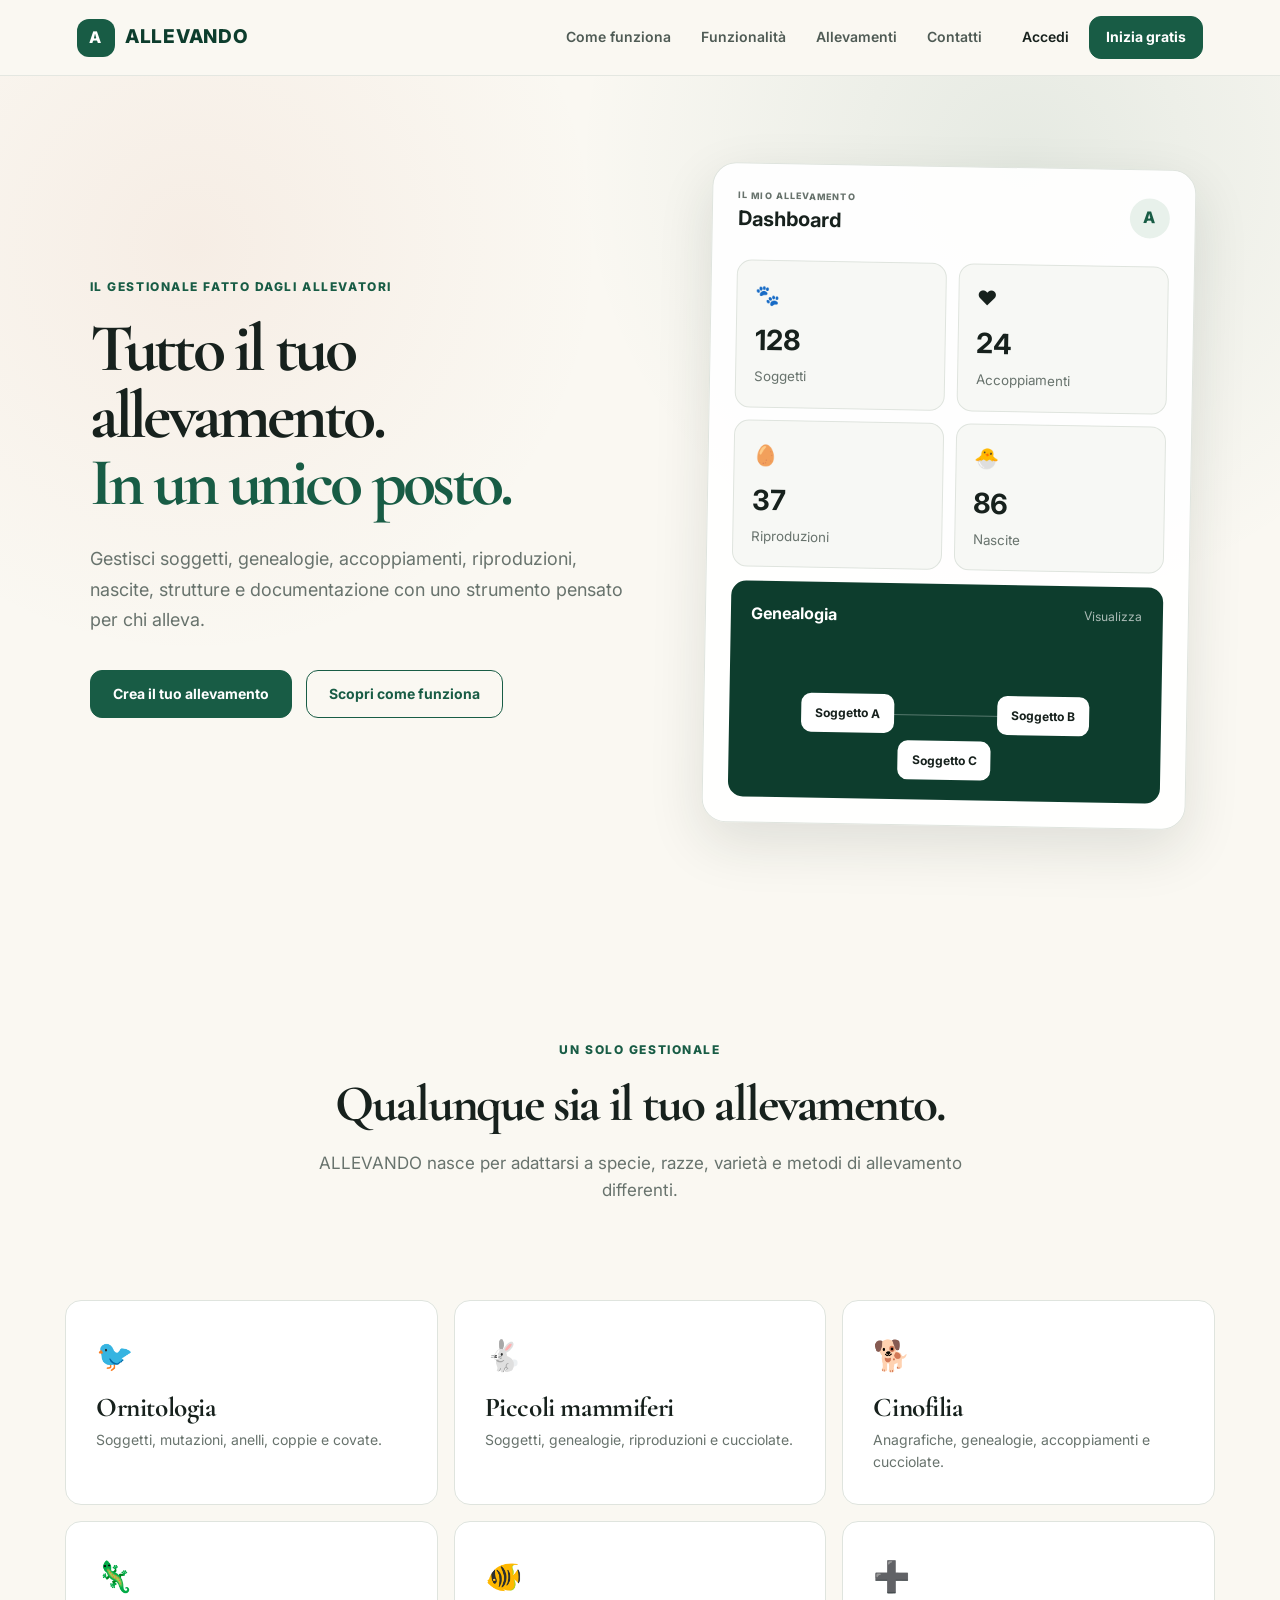
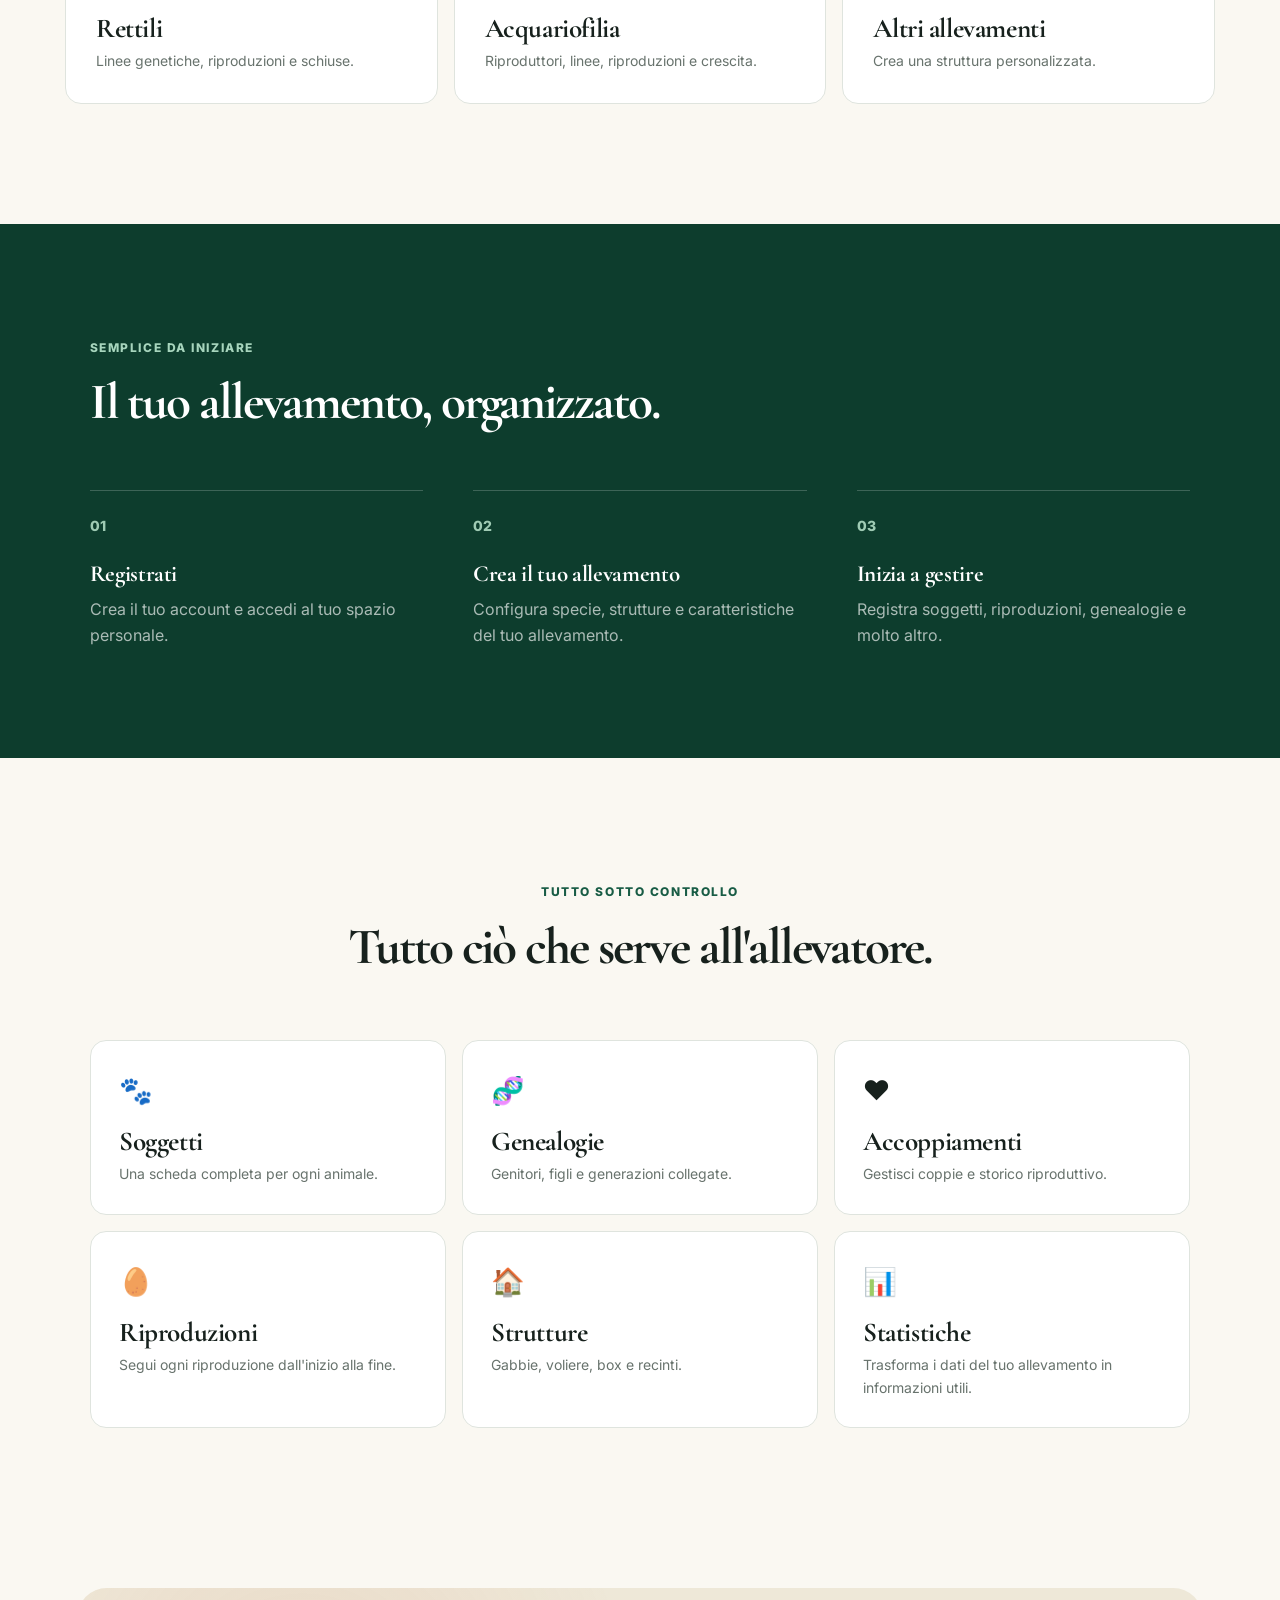
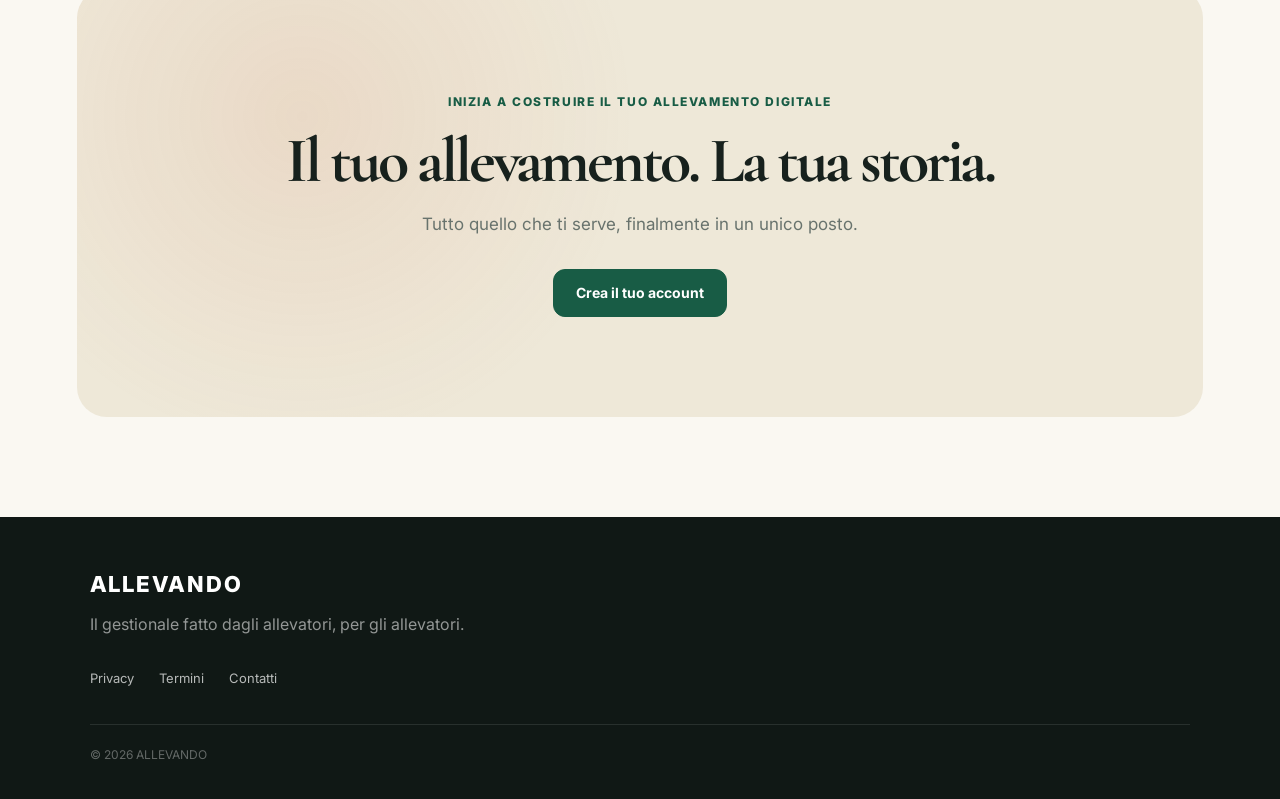
<file: index.html>
<!DOCTYPE html>
<html lang="it">
<head>
    <meta charset="UTF-8">
    <meta name="viewport" content="width=device-width, initial-scale=1.0">
    <title>ALLEVANDO — Il gestionale degli allevatori</title>
    <meta name="description"
          content="ALLEVANDO è il gestionale fatto dagli allevatori, per gli allevatori. Gestisci soggetti, genealogie, riproduzioni e tutto il tuo allevamento.">
    <link rel="stylesheet" href="css/style.css">
</head>
<body>
<header class="navbar">
    <div class="logo">
        <span class="logo-mark">A</span>
        <span class="logo-text">ALLEVANDO</span>
    </div>
    <nav>
        <a href="#come-funziona">Come funziona</a>
        <a href="#funzionalita">Funzionalità</a>
        <a href="#allevamenti">Allevamenti</a>
        <a href="#contatti">Contatti</a>
    </nav>
    <div class="nav-actions">
        <a href="login.html" class="login">Accedi</a>
        <a href="register.html" class="btn btn-small">Inizia gratis</a>
    </div>
</header>
<main>
    <!-- HERO -->
    <section class="hero">
        <div class="hero-content">
            <span class="eyebrow">
                IL GESTIONALE FATTO DAGLI ALLEVATORI
            </span>
            <h1>
                Tutto il tuo allevamento.
                <span>In un unico posto.</span>
            </h1>
            <p>
                Gestisci soggetti, genealogie, accoppiamenti,
                riproduzioni, nascite, strutture e documentazione
                con uno strumento pensato per chi alleva.
            </p>
            <div class="hero-buttons">
                <a href="register.html" class="btn">
                    Crea il tuo allevamento
                </a>
                <a href="#come-funziona" class="btn btn-outline">
                    Scopri come funziona
                </a>
            </div>
        </div>
        <div class="hero-dashboard">
            <div class="dashboard-header">
                <div>
                    <small>IL MIO ALLEVAMENTO</small>
                    <strong>Dashboard</strong>
                </div>
                <div class="dashboard-avatar">
                    A
                </div>
            </div>
            <div class="dashboard-grid">
                <div class="dashboard-card">
                    <span>🐾</span>
                    <strong>128</strong>
                    <small>Soggetti</small>
                </div>
                <div class="dashboard-card">
                    <span>❤️</span>
                    <strong>24</strong>
                    <small>Accoppiamenti</small>
                </div>
                <div class="dashboard-card">
                    <span>🥚</span>
                    <strong>37</strong>
                    <small>Riproduzioni</small>
                </div>
                <div class="dashboard-card">
                    <span>🐣</span>
                    <strong>86</strong>
                    <small>Nascite</small>
                </div>
            </div>
            <div class="genealogy-card">
                <div class="genealogy-title">
                    <strong>Genealogia</strong>
                    <span>Visualizza</span>
                </div>
                <div class="genealogy">
                    <div class="gene parent">
                        Soggetto A
                    </div>
                    <div class="gene parent">
                        Soggetto B
                    </div>
                    <div class="gene-line"></div>
                    <div class="gene child">
                        Soggetto C
                    </div>
                </div>
            </div>
        </div>
    </section>
    <!-- INTRO -->
    <section class="intro">
        <span class="eyebrow">
            UN SOLO GESTIONALE
        </span>
        <h2>
            Qualunque sia il tuo allevamento.
        </h2>
        <p>
            ALLEVANDO nasce per adattarsi a specie, razze,
            varietà e metodi di allevamento differenti.
        </p>
    </section>
    <!-- ALLEVAMENTI -->
    <section id="allevamenti" class="categories">
        <div class="category">
            <span>🐦</span>
            <h3>
                Ornitologia
            </h3>
            <p>
                Soggetti, mutazioni, anelli,
                coppie e covate.
            </p>
        </div>
        <div class="category">
            <span>🐇</span>
            <h3>
                Piccoli mammiferi
            </h3>
            <p>
                Soggetti, genealogie,
                riproduzioni e cucciolate.
            </p>
        </div>
        <div class="category">
            <span>🐕</span>
            <h3>
                Cinofilia
            </h3>
            <p>
                Anagrafiche, genealogie,
                accoppiamenti e cucciolate.
            </p>
        </div>
        <div class="category">
            <span>🦎</span>
            <h3>
                Rettili
            </h3>
            <p>
                Linee genetiche,
                riproduzioni e schiuse.
            </p>
        </div>
        <div class="category">
            <span>🐠</span>
            <h3>
                Acquariofilia
            </h3>
            <p>
                Riproduttori, linee,
                riproduzioni e crescita.
            </p>
        </div>
        <div class="category">
            <span>➕</span>
            <h3>
                Altri allevamenti
            </h3>
            <p>
                Crea una struttura
                personalizzata.
            </p>
        </div>
    </section>
    <!-- COME FUNZIONA -->
    <section id="come-funziona" class="how">
        <div class="section-heading">
            <span class="eyebrow">
                SEMPLICE DA INIZIARE
            </span>
            <h2>
                Il tuo allevamento,
                organizzato.
            </h2>
        </div>
        <div class="steps">
            <div class="step">
                <div class="step-number">
                    01
                </div>
                <h3>
                    Registrati
                </h3>
                <p>
                    Crea il tuo account e accedi
                    al tuo spazio personale.
                </p>
            </div>
            <div class="step">
                <div class="step-number">
                    02
                </div>
                <h3>
                    Crea il tuo allevamento
                </h3>
                <p>
                    Configura specie, strutture
                    e caratteristiche del tuo allevamento.
                </p>
            </div>
            <div class="step">
                <div class="step-number">
                    03
                </div>
                <h3>
                    Inizia a gestire
                </h3>
                <p>
                    Registra soggetti, riproduzioni,
                    genealogie e molto altro.
                </p>
            </div>
        </div>
    </section>
    <!-- FUNZIONALITÀ -->
    <section id="funzionalita" class="features">
        <div class="section-heading">
            <span class="eyebrow">
                TUTTO SOTTO CONTROLLO
            </span>
            <h2>
                Tutto ciò che serve
                all'allevatore.
            </h2>
        </div>
        <div class="feature-grid">
            <div class="feature">
                <span>🐾</span>
                <h3>
                    Soggetti
                </h3>
                <p>
                    Una scheda completa per ogni animale.
                </p>
            </div>
            <div class="feature">
                <span>🧬</span>
                <h3>
                    Genealogie
                </h3>
                <p>
                    Genitori, figli e generazioni collegate.
                </p>
            </div>
            <div class="feature">
                <span>❤️</span>
                <h3>
                    Accoppiamenti
                </h3>
                <p>
                    Gestisci coppie e storico riproduttivo.
                </p>
            </div>
            <div class="feature">
                <span>🥚</span>
                <h3>
                    Riproduzioni
                </h3>
                <p>
                    Segui ogni riproduzione dall'inizio alla fine.
                </p>
            </div>
            <div class="feature">
                <span>🏠</span>
                <h3>
                    Strutture
                </h3>
                <p>
                    Gabbie, voliere, box e recinti.
                </p>
            </div>
            <div class="feature">
                <span>📊</span>
                <h3>
                    Statistiche
                </h3>
                <p>
                    Trasforma i dati del tuo allevamento
                    in informazioni utili.
                </p>
            </div>
        </div>
    </section>
    <!-- CTA -->
    <section class="final-cta" id="contatti">
        <span class="eyebrow">
            INIZIA A COSTRUIRE IL TUO ALLEVAMENTO DIGITALE
        </span>
        <h2>
            Il tuo allevamento.
            La tua storia.
        </h2>
        <p>
            Tutto quello che ti serve,
            finalmente in un unico posto.
        </p>
        <a href="register.html" class="btn">
            Crea il tuo account
        </a>
    </section>
</main>
<footer>
    <div class="footer-logo">
        ALLEVANDO
    </div>
    <p>
        Il gestionale fatto dagli allevatori,
        per gli allevatori.
    </p>
    <div class="footer-links">
        <a href="#">
            Privacy
        </a>
        <a href="#">
            Termini
        </a>
        <a href="#">
            Contatti
        </a>
    </div>
    <div class="copyright">
        © 2026 ALLEVANDO
    </div>
</footer>
</body>
</html>
</file>
<file: css/style.css>
/* =========================================================
   ALLEVANDO
   DESIGN SYSTEM UFFICIALE
   ========================================================= */

@import url('https://fonts.googleapis.com/css2?family=Cormorant+Garamond:wght@500;600;700&family=Inter:wght@400;500;600;700;800&display=swap');


/* =========================================================
   VARIABILI
   ========================================================= */

:root {

    /* Palette ALLEVANDO */

    --green: #185c45;
    --green-dark: #0d3d2d;
    --green-deep: #092f23;
    --green-light: #e8f1eb;
    --green-soft: #f1f6f2;

    --cream: #faf8f2;
    --cream-dark: #f3efe3;
    --sand: #eee8d8;

    --terracotta: #b96848;
    --terracotta-light: #f5e5dd;

    --dark: #17211d;
    --text: #26332d;
    --muted: #68736d;

    --white: #ffffff;

    --border: #dfe4de;
    --border-light: #e9ece8;

    --success: #2f7d52;
    --success-light: #e5f2e9;

    --warning: #b7791f;
    --warning-light: #fff4d8;

    --danger: #b84c4c;
    --danger-light: #f9e5e5;

    --info: #47758c;
    --info-light: #e8f1f5;


    /* Forme */

    --radius-small: 10px;
    --radius: 16px;
    --radius-large: 22px;
    --radius-xl: 28px;


    /* Ombre */

    --shadow-small:
        0 4px 14px rgba(24, 44, 36, 0.06);

    --shadow:
        0 12px 35px rgba(24, 44, 36, 0.08);

    --shadow-large:
        0 20px 55px rgba(24, 44, 36, 0.12);


    /* Tipografia */

    --font-body:
        "Inter",
        -apple-system,
        BlinkMacSystemFont,
        "Segoe UI",
        Roboto,
        Helvetica,
        Arial,
        sans-serif;

    --font-display:
        "Cormorant Garamond",
        Georgia,
        serif;
}


/* =========================================================
   RESET
   ========================================================= */

* {
    box-sizing: border-box;
    margin: 0;
    padding: 0;
}

html {
    scroll-behavior: smooth;
}

body {

    margin: 0;

    background: var(--cream);

    color: var(--dark);

    font-family: var(--font-body);

    font-size: 16px;

    line-height: 1.6;

    -webkit-font-smoothing: antialiased;

    text-rendering: optimizeLegibility;
}

a {
    color: inherit;
    text-decoration: none;
}

button,
input,
select,
textarea {
    font-family: inherit;
}

button {
    cursor: pointer;
}

img {
    max-width: 100%;
    display: block;
}


/* =========================================================
   TIPOGRAFIA
   ========================================================= */

h1,
h2,
h3,
h4 {

    color: var(--dark);

    font-family: var(--font-display);

    font-weight: 700;

    line-height: 1.08;

    letter-spacing: -0.015em;
}

h1 {
    font-size: clamp(2.2rem, 5vw, 4.2rem);
}

h2 {
    font-size: clamp(2rem, 4vw, 3rem);
}

h3 {
    font-size: 1.7rem;
}

h4 {
    font-size: 1.35rem;
}

p {
    margin: 0;
}

.text-muted {
    color: var(--muted);
}


/* =========================================================
   NAVBAR — HOME
   ========================================================= */

.navbar {

    min-height: 76px;

    padding: 0 6%;

    display: flex;

    align-items: center;

    justify-content: space-between;

    background:
        rgba(250, 248, 242, 0.94);

    backdrop-filter: blur(14px);

    -webkit-backdrop-filter: blur(14px);

    border-bottom:
        1px solid rgba(223, 228, 222, 0.8);

    position: sticky;

    top: 0;

    z-index: 100;
}

.logo {

    display: flex;

    align-items: center;

    gap: 10px;

    font-weight: 800;

    letter-spacing: 0.06em;
}

.logo-mark {

    width: 38px;

    height: 38px;

    display: flex;

    align-items: center;

    justify-content: center;

    border-radius: 12px;

    background: var(--green);

    color: var(--white);

    font-weight: 800;
}

.logo-text {

    color: var(--green-dark);

    font-size: 19px;

    font-weight: 800;

    letter-spacing: 0.04em;
}

.navbar nav {

    display: flex;

    gap: 30px;

    margin-left: auto;

    margin-right: 40px;
}

.navbar nav a {

    color: #4f5b55;

    font-size: 14px;

    font-weight: 600;

    transition: color 0.2s ease;
}

.navbar nav a:hover {

    color: var(--green);
}

.nav-actions {

    display: flex;

    align-items: center;

    gap: 20px;
}

.login {

    font-size: 14px;

    font-weight: 600;
}


/* =========================================================
   BRAND LOGO — FUTURO HEADER APP
   ========================================================= */

.brand {

    display: flex;

    align-items: center;

    gap: 12px;
}

.brand img {

    width: auto;

    height: 48px;

    object-fit: contain;
}

.brand-name {

    color: var(--green-dark);

    font-family: var(--font-display);

    font-size: 27px;

    font-weight: 700;
}


/* =========================================================
   BUTTONS
   ========================================================= */

.btn,
button {

    transition:
        transform 0.18s ease,
        background 0.18s ease,
        border-color 0.18s ease,
        box-shadow 0.18s ease,
        color 0.18s ease;
}

.btn {

    display: inline-flex;

    align-items: center;

    justify-content: center;

    min-height: 46px;

    padding: 12px 22px;

    background: var(--green);

    color: var(--white);

    border: 1px solid var(--green);

    border-radius: 12px;

    font-size: 14px;

    font-weight: 700;
}

.btn:hover {

    transform: translateY(-2px);

    background: var(--green-dark);

    border-color: var(--green-dark);

    box-shadow:
        0 9px 22px rgba(24, 92, 69, 0.18);
}

.btn-small {

    min-height: 40px;

    padding: 9px 16px;
}

.btn-outline {

    background: transparent;

    color: var(--green);

    border: 1px solid var(--green);
}

.btn-outline:hover {

    color: var(--white);

    background: var(--green);
}


/* =========================================================
   HERO
   ========================================================= */

.hero {

    min-height: 690px;

    padding: 90px 7% 100px;

    display: grid;

    grid-template-columns: 1fr 0.9fr;

    align-items: center;

    gap: 80px;

    background:

        radial-gradient(
            circle at 15% 20%,
            rgba(201, 111, 74, 0.08),
            transparent 32%
        ),

        radial-gradient(
            circle at 80% 10%,
            rgba(24, 92, 69, 0.09),
            transparent 35%
        );
}

.hero-content {

    max-width: 680px;
}

.eyebrow {

    display: inline-block;

    margin-bottom: 18px;

    color: var(--green);

    font-size: 12px;

    font-weight: 800;

    letter-spacing: 0.13em;

    text-transform: uppercase;
}

.hero h1 {

    font-size: clamp(48px, 5.3vw, 78px);

    line-height: 0.99;

    letter-spacing: -0.055em;

    margin-bottom: 28px;
}

.hero h1 span {

    display: block;

    color: var(--green);
}

.hero-content > p {

    max-width: 600px;

    color: var(--muted);

    font-size: 18px;

    line-height: 1.7;

    margin-bottom: 34px;
}

.hero-buttons {

    display: flex;

    gap: 14px;

    flex-wrap: wrap;
}


/* =========================================================
   HERO DASHBOARD MOCKUP
   ========================================================= */

.hero-dashboard {

    padding: 25px;

    background:
        rgba(255, 255, 255, 0.94);

    border: 1px solid var(--border);

    border-radius: 24px;

    box-shadow: var(--shadow-large);

    transform: rotate(1deg);
}

.dashboard-header {

    display: flex;

    align-items: center;

    justify-content: space-between;

    margin-bottom: 25px;
}

.dashboard-header small {

    display: block;

    color: var(--muted);

    font-size: 9px;

    font-weight: 800;

    letter-spacing: 0.12em;
}

.dashboard-header strong {

    font-size: 20px;
}

.dashboard-avatar {

    width: 40px;

    height: 40px;

    display: flex;

    align-items: center;

    justify-content: center;

    border-radius: 50%;

    background: var(--green-light);

    color: var(--green);

    font-weight: 800;
}

.dashboard-grid {

    display: grid;

    grid-template-columns: repeat(2, 1fr);

    gap: 12px;
}

.dashboard-card {

    padding: 18px;

    border-radius: 15px;

    background: #f7f8f5;

    border: 1px solid var(--border);
}

.dashboard-card span {

    font-size: 20px;
}

.dashboard-card strong {

    display: block;

    margin-top: 7px;

    font-size: 28px;
}

.dashboard-card small {

    color: var(--muted);
}

.genealogy-card {

    margin-top: 14px;

    padding: 20px;

    border-radius: 15px;

    background: var(--green-dark);

    color: white;
}

.genealogy-title {

    display: flex;

    justify-content: space-between;

    margin-bottom: 20px;
}

.genealogy-title span {

    opacity: 0.65;

    font-size: 12px;
}

.genealogy {

    min-height: 130px;

    display: flex;

    align-items: center;

    justify-content: space-around;

    position: relative;
}

.gene {

    padding: 10px 14px;

    background: white;

    color: var(--dark);

    border-radius: 10px;

    font-size: 12px;

    font-weight: 700;

    position: relative;

    z-index: 2;
}

.child {

    position: absolute;

    bottom: 0;
}

.gene-line {

    position: absolute;

    width: 42%;

    height: 1px;

    background: rgba(255,255,255,0.3);

    top: 50%;
}


/* =========================================================
   APP HEADER
   ========================================================= */

header:not(.navbar) {

    background: var(--white);

    border-bottom: 1px solid var(--border);

    position: sticky;

    top: 0;

    z-index: 100;

    box-shadow: 0 2px 12px rgba(24, 44, 36, 0.04);
}

header:not(.navbar) .container {

    min-height: 76px;

    display: flex;

    align-items: center;

    justify-content: space-between;

    gap: 25px;
}

header:not(.navbar) h1 {

    color: var(--green-dark);

    font-family: var(--font-display);

    font-size: 30px;

    font-weight: 700;

    letter-spacing: 0;
}

header:not(.navbar) nav {

    display: flex;

    align-items: center;

    gap: 6px;
}

header:not(.navbar) nav a {

    padding: 9px 13px;

    color: var(--muted);

    border-radius: 9px;

    font-size: 14px;

    font-weight: 600;

    transition:
        background 0.18s ease,
        color 0.18s ease;
}

header:not(.navbar) nav a:hover {

    color: var(--green);

    background: var(--green-light);
}

header:not(.navbar) nav a.active {

    color: var(--green-dark);

    background: var(--green-light);

    font-weight: 700;
}

header:not(.navbar) nav button {

    min-height: 38px;

    padding: 8px 14px;

    margin-left: 8px;

    background: transparent;

    color: var(--muted);

    border: 1px solid var(--border);

    border-radius: 9px;

    font-size: 13px;

    font-weight: 600;
}

header:not(.navbar) nav button:hover {

    color: var(--danger);

    border-color: #e6bcbc;

    background: var(--danger-light);
}


/* =========================================================
   CONTAINER APP
   ========================================================= */

.container {

    width: min(1180px, calc(100% - 40px));

    margin: 0 auto;
}


/* =========================================================
   PAGE HEADER
   ========================================================= */

.page-header {

    padding: 48px 0 28px;
}

.page-header h2 {

    margin-bottom: 8px;

    color: var(--green-dark);

    font-size: clamp(2rem, 4vw, 3rem);
}

.page-header p {

    max-width: 700px;

    color: var(--muted);

    font-size: 15px;
}


/* =========================================================
   APP CARD
   ========================================================= */

.card {

    margin-bottom: 24px;

    padding: 28px;

    background: var(--white);

    border: 1px solid var(--border);

    border-radius: var(--radius);

    box-shadow: var(--shadow-small);
}

.card h3 {

    margin-bottom: 22px;

    color: var(--green-dark);

    font-size: 1.55rem;
}


/* =========================================================
   FORM
   ========================================================= */

.form-group {

    margin-bottom: 19px;
}

.form-group label,
label {

    display: block;

    margin-bottom: 7px;

    color: var(--text);

    font-size: 13px;

    font-weight: 700;
}

input,
select,
textarea {

    width: 100%;

    min-height: 46px;

    padding: 11px 13px;

    background: #fff;

    color: var(--dark);

    border: 1px solid var(--border);

    border-radius: 10px;

    outline: none;

    font-size: 15px;

    transition:
        border-color 0.18s ease,
        box-shadow 0.18s ease,
        background 0.18s ease;
}

textarea {

    min-height: 110px;

    resize: vertical;
}

input:hover,
select:hover,
textarea:hover {

    border-color: #c9d2cb;
}

input:focus,
select:focus,
textarea:focus {

    border-color: var(--green);

    box-shadow:
        0 0 0 3px rgba(24, 92, 69, 0.10);
}

input::placeholder,
textarea::placeholder {

    color: #9aa39e;
}

select {

    cursor: pointer;

    appearance: auto;

    -webkit-appearance: menulist;
}


/* =========================================================
   FORM ACTIONS
   ========================================================= */

.form-actions {

    display: flex;

    align-items: center;

    gap: 10px;

    flex-wrap: wrap;

    margin-top: 8px;
}

.form-actions button,
button[type="submit"] {

    min-height: 44px;

    padding: 10px 18px;

    background: var(--green);

    color: var(--white);

    border: 1px solid var(--green);

    border-radius: 10px;

    font-size: 14px;

    font-weight: 700;
}

.form-actions button:hover,
button[type="submit"]:hover {

    background: var(--green-dark);

    border-color: var(--green-dark);

    transform: translateY(-1px);

    box-shadow:
        0 7px 18px rgba(24, 92, 69, 0.15);
}

.form-actions button[type="button"] {

    background: var(--white);

    color: var(--muted);

    border-color: var(--border);
}

.form-actions button[type="button"]:hover {

    background: var(--cream);

    color: var(--dark);

    border-color: #cbd2cc;

    box-shadow: none;
}


/* =========================================================
   SOGGETTI / COPPIE CARDS
   ========================================================= */

.soggetto-card {

    padding: 22px;

    margin-bottom: 14px;

    background: var(--white);

    border: 1px solid var(--border);

    border-radius: 14px;

    box-shadow: 0 3px 12px rgba(24, 44, 36, 0.04);

    transition:
        transform 0.18s ease,
        box-shadow 0.18s ease,
        border-color 0.18s ease;
}

.soggetto-card:hover {

    transform: translateY(-2px);

    border-color: #ced8d1;

    box-shadow: var(--shadow-small);
}

.soggetto-card:last-child {

    margin-bottom: 0;
}

.soggetto-card h4 {

    margin-bottom: 10px;

    color: var(--green-dark);

    font-family: var(--font-body);

    font-size: 16px;

    font-weight: 700;
}

.soggetto-card p {

    margin-bottom: 6px;

    color: var(--muted);

    font-size: 14px;
}

.soggetto-card strong {

    color: var(--text);

    font-weight: 700;
}


/* =========================================================
   STATI
   ========================================================= */

.stato,
.badge {

    display: inline-flex;

    align-items: center;

    min-height: 28px;

    padding: 4px 10px;

    border-radius: 999px;

    font-size: 12px;

    font-weight: 700;
}

.stato-attivo,
.badge-attivo {

    color: var(--success);

    background: var(--success-light);
}

.stato-cova,
.badge-cova {

    color: #8a6416;

    background: var(--warning-light);
}

.stato-separata,
.badge-separata {

    color: var(--info);

    background: var(--info-light);
}

.stato-terminata,
.badge-terminata {

    color: var(--muted);

    background: #eef0ee;
}

.stato-ceduto,
.badge-ceduto {

    color: var(--info);

    background: var(--info-light);
}

.stato-deceduto,
.badge-deceduto {

    color: var(--danger);

    background: var(--danger-light);
}

.stato-ritirato,
.badge-ritirato {

    color: var(--muted);

    background: #eef0ee;
}


/* =========================================================
   DASHBOARD
   ========================================================= */

.dashboard-welcome {

    margin-bottom: 30px;
}

.dashboard-welcome h2 {

    margin-bottom: 6px;

    color: var(--green-dark);
}

.dashboard-welcome p {

    color: var(--muted);
}


/* Statistiche */

.stats-grid {

    display: grid;

    grid-template-columns:
        repeat(4, minmax(0, 1fr));

    gap: 16px;

    margin-bottom: 28px;
}

.stat-card {

    padding: 23px;

    background: var(--white);

    border: 1px solid var(--border);

    border-radius: var(--radius);

    box-shadow: var(--shadow-small);

    transition:
        transform 0.18s ease,
        box-shadow 0.18s ease;
}

.stat-card:hover {

    transform: translateY(-2px);

    box-shadow: var(--shadow);
}

.stat-card span {

    display: block;

    margin-bottom: 8px;

    color: var(--muted);

    font-size: 13px;

    font-weight: 600;
}

.stat-card strong {

    display: block;

    color: var(--green-dark);

    font-family: var(--font-display);

    font-size: 38px;

    line-height: 1;

    font-weight: 700;
}


/* =========================================================
   ANNO DASHBOARD
   ========================================================= */

.year-selector {

    display: flex;

    align-items: center;

    gap: 12px;

    margin-bottom: 28px;

    padding: 16px 18px;

    background: var(--green-soft);

    border: 1px solid #dbe8df;

    border-radius: 14px;
}

.year-selector label {

    margin: 0;

    white-space: nowrap;

    color: var(--green-dark);
}

.year-selector select {

    width: auto;

    min-width: 130px;

    min-height: 42px;

    background: var(--white);
}


/* =========================================================
   QUICK LINKS
   ========================================================= */

.quick-links {

    display: grid;

    grid-template-columns:
        repeat(3, minmax(0, 1fr));

    gap: 16px;
}

.quick-link {

    display: block;

    padding: 23px;

    background: var(--white);

    border: 1px solid var(--border);

    border-radius: var(--radius);

    transition:
        transform 0.18s ease,
        border-color 0.18s ease,
        box-shadow 0.18s ease;
}

.quick-link:hover {

    transform: translateY(-3px);

    border-color: #cbd8ce;

    box-shadow: var(--shadow);
}

.quick-link strong {

    display: block;

    margin-bottom: 5px;

    color: var(--green-dark);

    font-size: 16px;
}

.quick-link span {

    color: var(--muted);

    font-size: 13px;
}


/* =========================================================
   EMPTY STATE
   ========================================================= */

.empty-state {

    padding: 45px 20px;

    text-align: center;

    color: var(--muted);
}

.empty-state strong {

    display: block;

    margin-bottom: 5px;

    color: var(--green-dark);
}


/* =========================================================
   INTRO
   ========================================================= */

.intro {

    text-align: center;

    max-width: 760px;

    margin: 0 auto;

    padding: 110px 25px 65px;
}

.intro h2,
.section-heading h2 {

    font-size: clamp(36px, 4vw, 52px);

    line-height: 1.08;

    letter-spacing: -0.04em;

    margin-bottom: 18px;
}

.intro p {

    color: var(--muted);

    font-size: 17px;
}


/* =========================================================
   CATEGORIES
   ========================================================= */

.categories {

    max-width: 1200px;

    margin: 0 auto;

    padding: 30px 25px 120px;

    display: grid;

    grid-template-columns:
        repeat(3, 1fr);

    gap: 16px;
}

.category {

    padding: 30px;

    background: white;

    border: 1px solid var(--border);

    border-radius: var(--radius);

    transition:
        transform 0.2s ease,
        box-shadow 0.2s ease;
}

.category:hover {

    transform: translateY(-5px);

    box-shadow: var(--shadow);
}

.category > span {

    font-size: 30px;
}

.category h3 {

    margin-top: 14px;

    margin-bottom: 7px;
}

.category p {

    color: var(--muted);

    font-size: 14px;
}


/* =========================================================
   HOW
   ========================================================= */

.how {

    padding: 110px 7%;

    background: var(--green-dark);

    color: white;
}

.section-heading {

    max-width: 700px;

    margin-bottom: 60px;
}

.how .eyebrow {

    color: #a7d5bd;
}

.how .section-heading h2 {

    max-width: 600px;

    color: white;
}

.steps {

    max-width: 1200px;

    margin: auto;

    display: grid;

    grid-template-columns:
        repeat(3, 1fr);

    gap: 50px;
}

.step {

    border-top:
        1px solid rgba(255,255,255,0.2);

    padding-top: 24px;
}

.step-number {

    color: #9fcbb4;

    font-size: 14px;

    font-weight: 800;

    margin-bottom: 25px;
}

.step h3 {

    color: white;

    font-size: 23px;

    margin-bottom: 10px;
}

.step p {

    color: rgba(255,255,255,0.65);
}


/* =========================================================
   FEATURES
   ========================================================= */

.features {

    padding: 120px 7%;
}

.features .section-heading {

    margin: auto;

    text-align: center;
}

.feature-grid {

    max-width: 1100px;

    margin: 65px auto 0;

    display: grid;

    grid-template-columns:
        repeat(3, 1fr);

    gap: 16px;
}

.feature {

    padding: 28px;

    background: white;

    border: 1px solid var(--border);

    border-radius: var(--radius);
}

.feature > span {

    font-size: 27px;
}

.feature h3 {

    margin-top: 15px;

    margin-bottom: 7px;
}

.feature p {

    color: var(--muted);

    font-size: 14px;
}


/* =========================================================
   CTA
   ========================================================= */

.final-cta {

    margin: 40px 6% 100px;

    padding: 100px 30px;

    text-align: center;

    background:

        radial-gradient(
            circle at 20% 30%,
            rgba(201,111,74,0.12),
            transparent 35%
        ),

        var(--sand);

    border-radius: 30px;
}

.final-cta h2 {

    max-width: 750px;

    margin: auto auto 18px;

    font-size: clamp(40px, 5vw, 64px);

    line-height: 1;

    letter-spacing: -0.05em;
}

.final-cta p {

    color: var(--muted);

    font-size: 17px;

    margin-bottom: 30px;
}


/* =========================================================
   FOOTER
   ========================================================= */

footer {

    padding: 50px 7% 35px;

    background: #101815;

    color: white;
}

.footer-logo {

    font-size: 22px;

    font-weight: 800;

    letter-spacing: 0.08em;
}

footer > p {

    margin-top: 10px;

    color: rgba(255,255,255,0.55);
}

.footer-links {

    display: flex;

    gap: 25px;

    margin-top: 30px;

    font-size: 13px;
}

.footer-links a {

    color: rgba(255,255,255,0.7);
}

.copyright {

    margin-top: 35px;

    padding-top: 20px;

    border-top:
        1px solid rgba(255,255,255,0.1);

    color: rgba(255,255,255,0.35);

    font-size: 12px;
}


/* =========================================================
   ACCESSIBILITÀ / FOCUS
   ========================================================= */

button:focus-visible,
a:focus-visible,
input:focus-visible,
select:focus-visible,
textarea:focus-visible {

    outline: 3px solid rgba(24, 92, 69, 0.22);

    outline-offset: 2px;
}


/* =========================================================
   MOBILE
   ========================================================= */

@media (max-width: 900px) {

    header:not(.navbar) .container {

        min-height: auto;

        padding-top: 15px;

        padding-bottom: 15px;

        flex-direction: column;

        align-items: stretch;

        gap: 12px;
    }

    header:not(.navbar) h1 {

        text-align: center;
    }

    header:not(.navbar) nav {

        justify-content: center;

        flex-wrap: wrap;
    }

    .stats-grid {

        grid-template-columns:
            repeat(2, 1fr);
    }

    .quick-links {

        grid-template-columns:
            repeat(2, 1fr);
    }

    .navbar nav {

        display: none;
    }

    .hero {

        grid-template-columns: 1fr;

        gap: 50px;

        padding-top: 65px;
    }

    .hero-dashboard {

        transform: none;
    }

    .categories,
    .feature-grid {

        grid-template-columns:
            repeat(2, 1fr);
    }

    .steps {

        grid-template-columns: 1fr;

        gap: 35px;
    }
}


@media (max-width: 600px) {

    .container {

        width: min(100% - 28px, 1180px);
    }

    .navbar {

        padding: 0 20px;
    }

    .login {

        display: none;
    }

    .hero {

        padding: 55px 20px 70px;
    }

    .hero h1 {

        font-size: 48px;
    }

    .hero-content > p {

        font-size: 16px;
    }

    .hero-dashboard {

        padding: 18px;
    }

    .categories,
    .feature-grid {

        grid-template-columns: 1fr;

        padding-left: 20px;

        padding-right: 20px;
    }

    .how,
    .features {

        padding-left: 20px;

        padding-right: 20px;
    }

    .final-cta {

        margin-left: 15px;

        margin-right: 15px;
    }

    .nav-actions .btn-small {

        display: none;
    }

    .stats-grid {

        grid-template-columns: 1fr 1fr;

        gap: 10px;
    }

    .stat-card {

        padding: 17px;
    }

    .stat-card strong {

        font-size: 31px;
    }

    .quick-links {

        grid-template-columns: 1fr;
    }

    .card {

        padding: 20px 16px;

        border-radius: 14px;
    }

    .page-header {

        padding-top: 30px;
    }

    .page-header h2 {

        font-size: 2rem;
    }

    .year-selector {

        align-items: stretch;

        flex-direction: column;
    }

    .year-selector select {

        width: 100%;
    }

    header:not(.navbar) nav {

        gap: 3px;
    }

    header:not(.navbar) nav a {

        padding: 8px 9px;

        font-size: 12px;
    }

    header:not(.navbar) nav button {

        margin-left: 3px;

        padding: 7px 9px;

        font-size: 12px;
    }

    .form-actions {

        flex-direction: column;

        align-items: stretch;
    }

    .form-actions button,
    button[type="submit"] {

        width: 100%;
    }
}}
</file>
